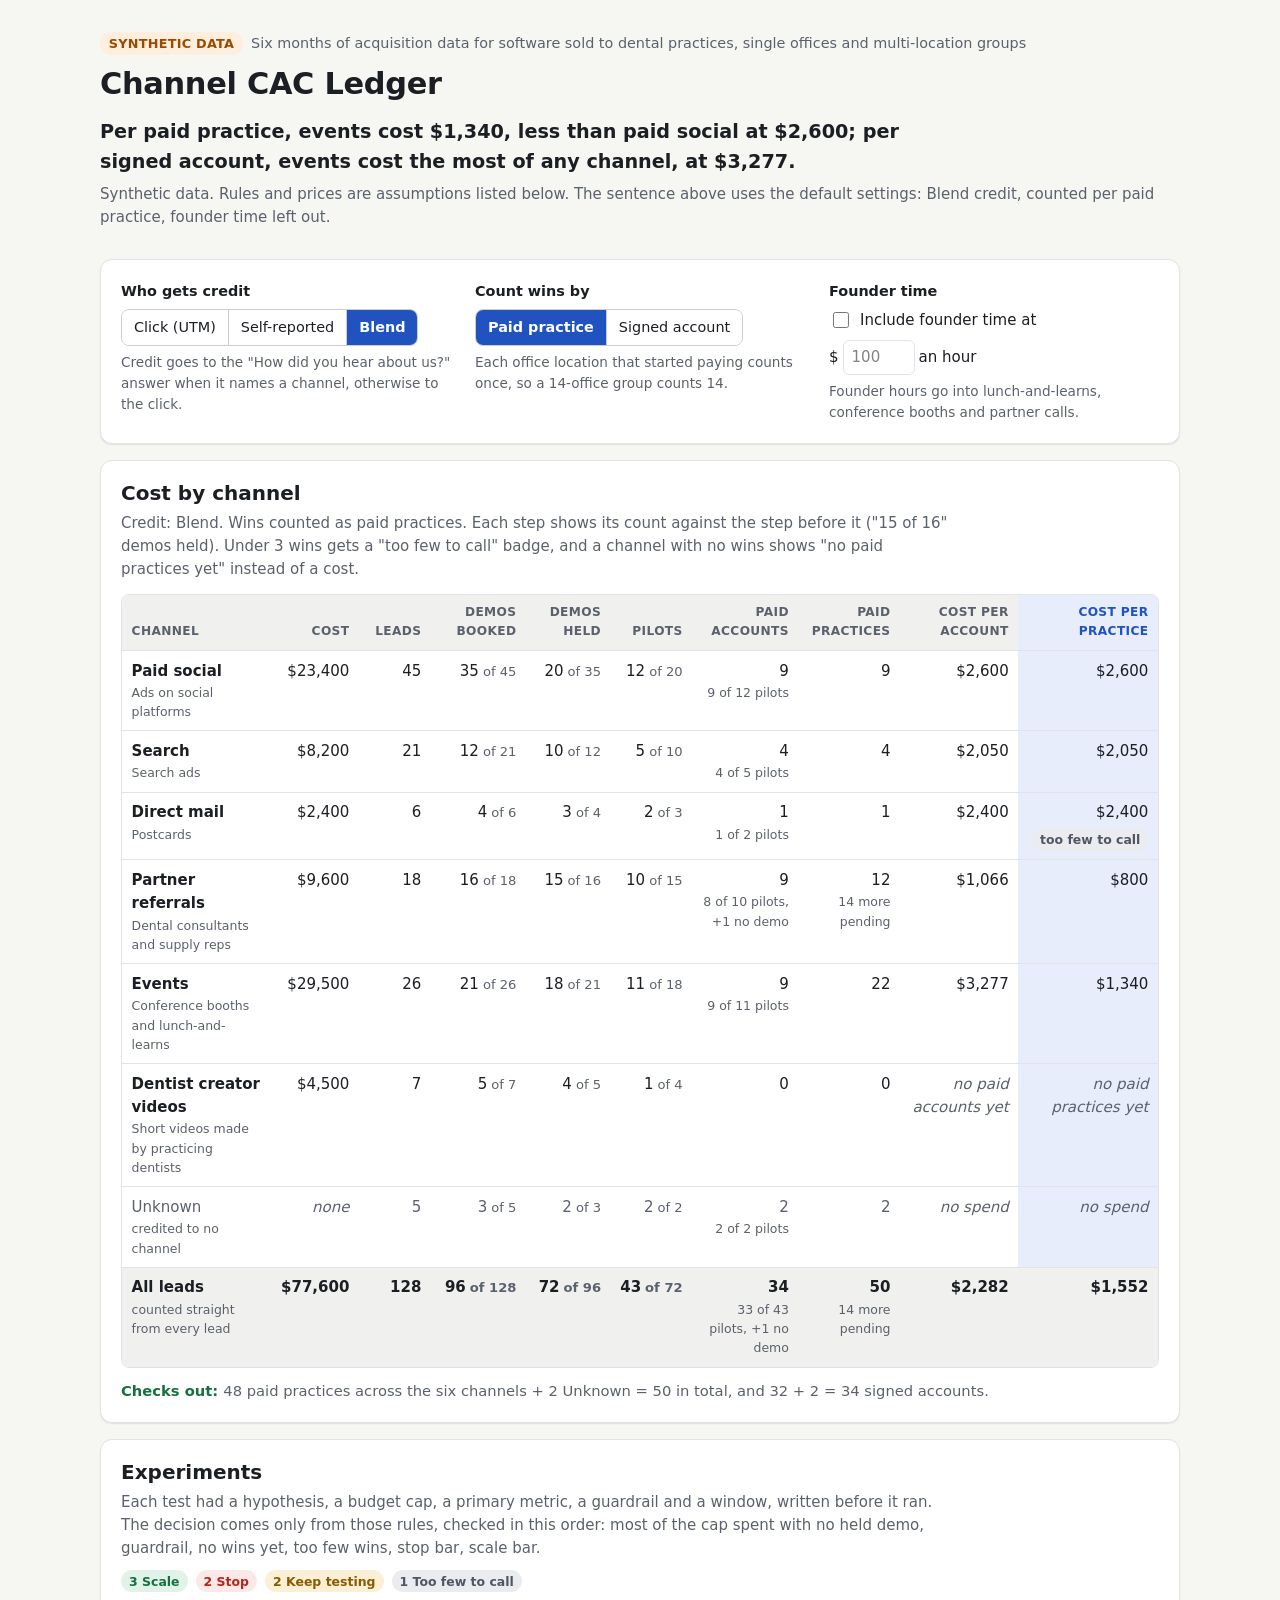
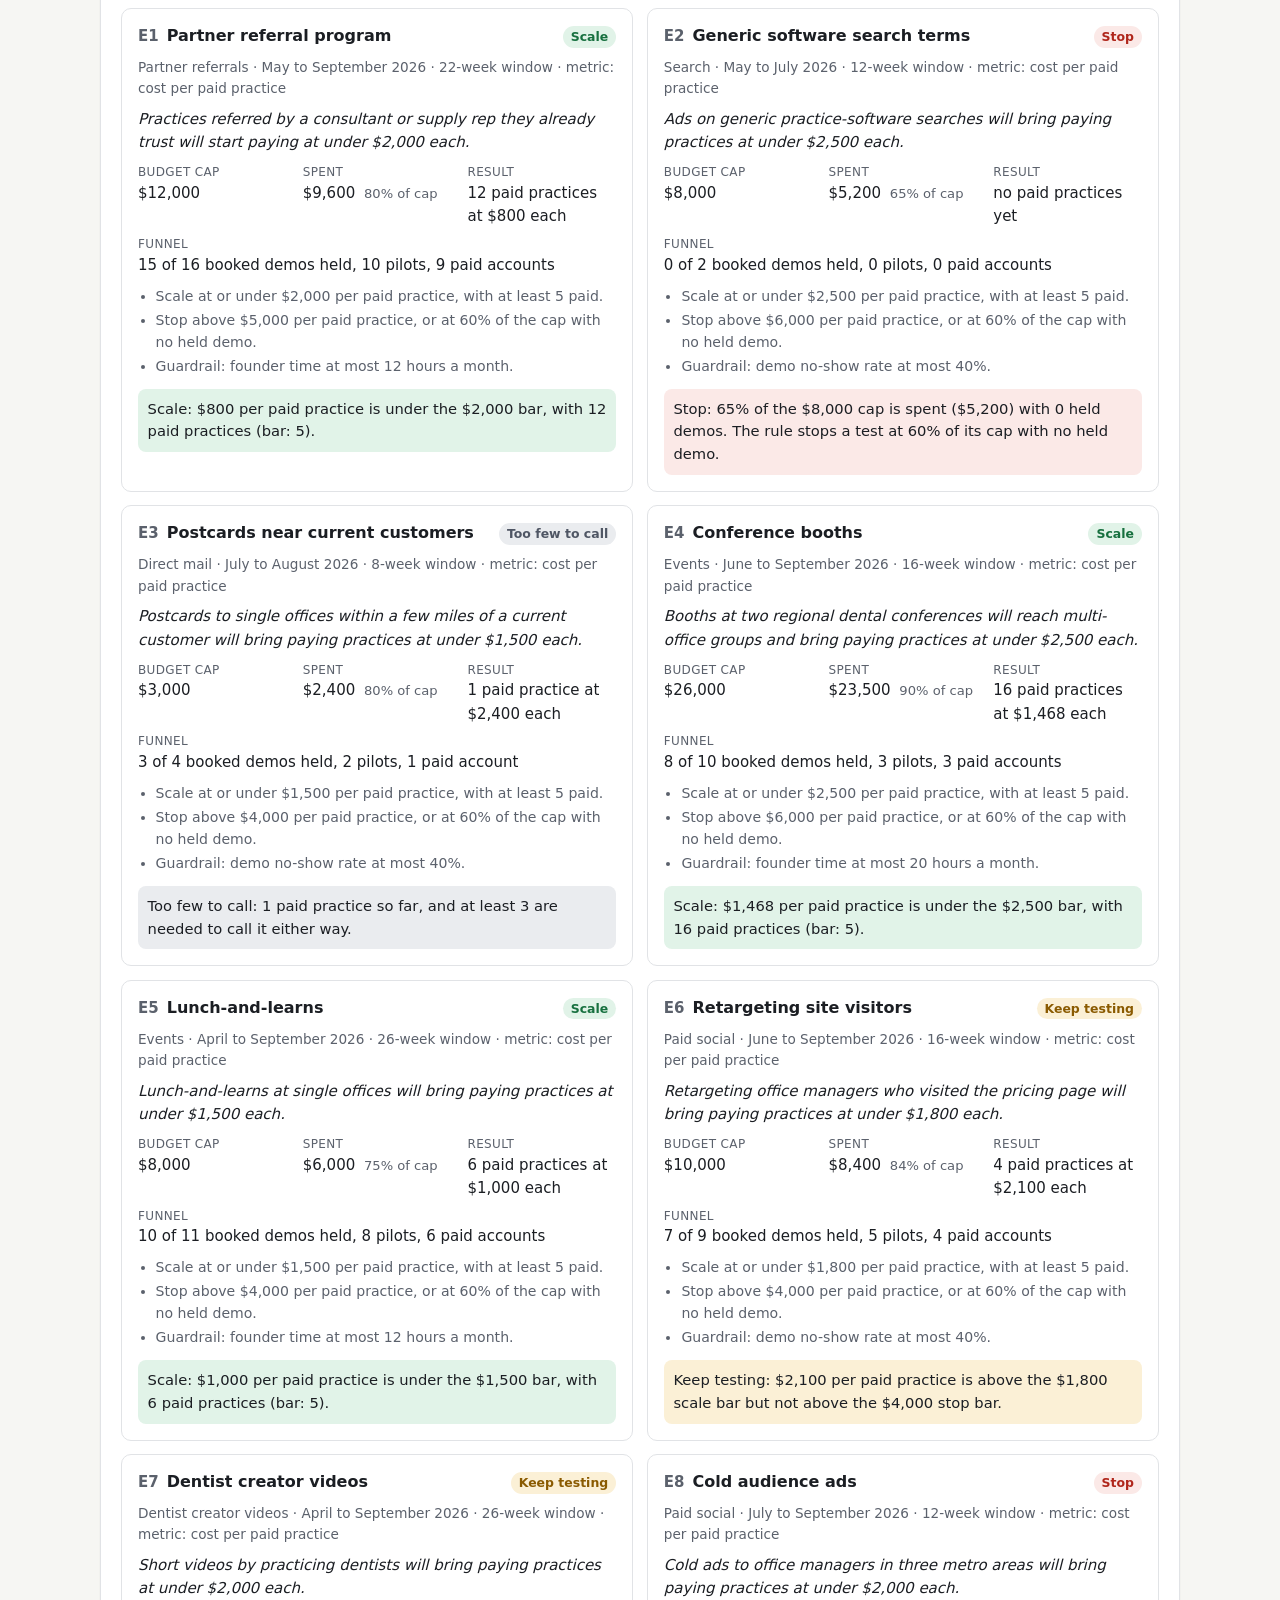
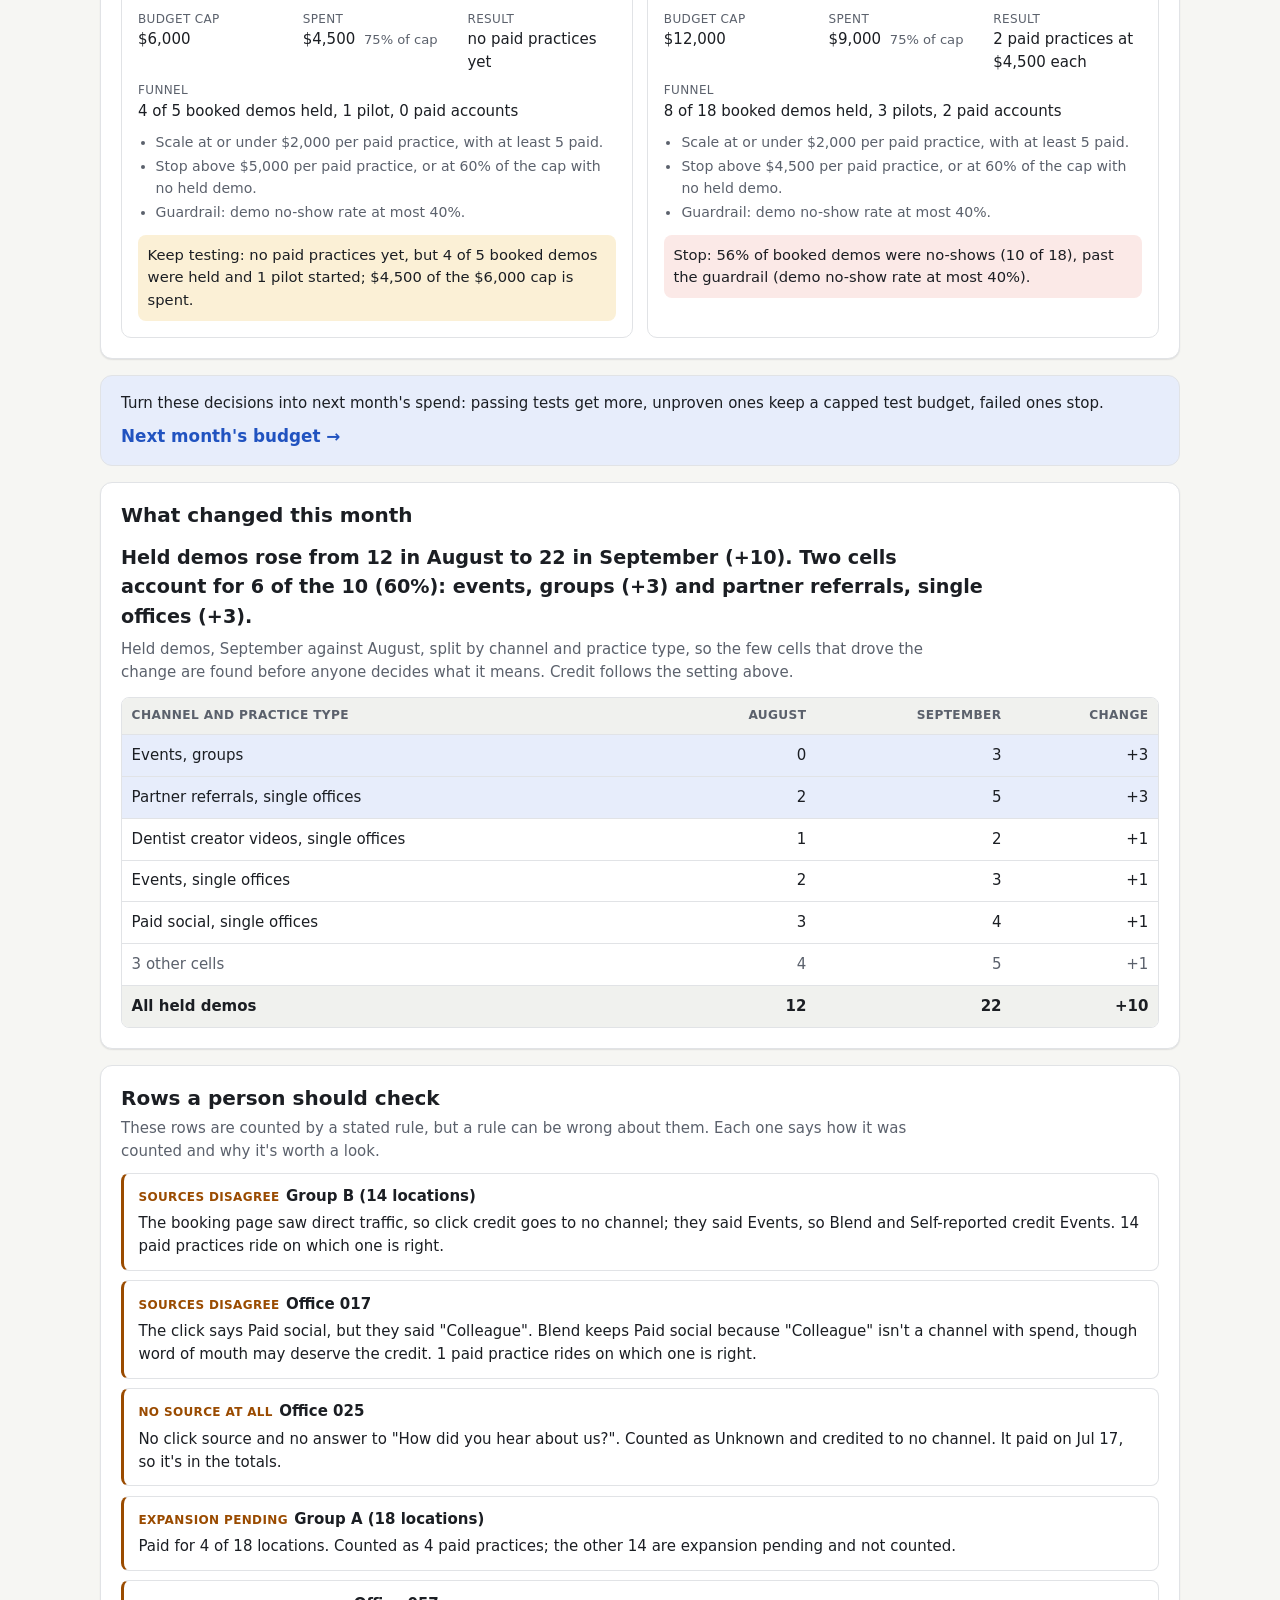
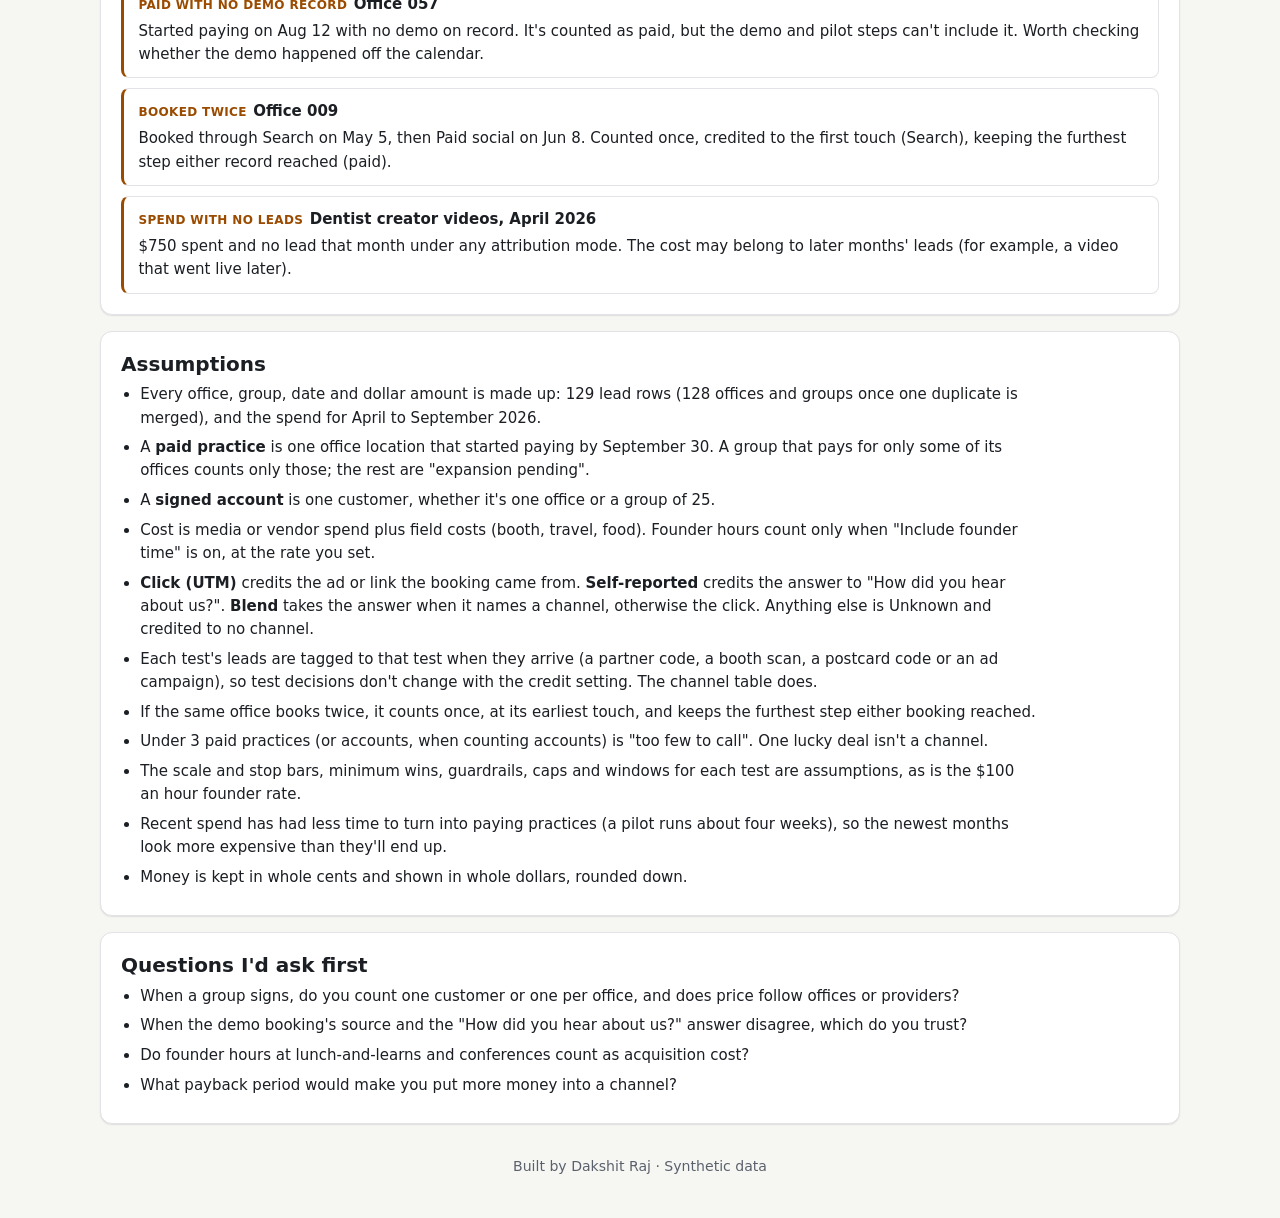
<file: index.html>
<!doctype html>
<html lang="en">
<head>
<meta charset="utf-8">
<meta name="viewport" content="width=device-width, initial-scale=1, viewport-fit=cover">
<meta name="color-scheme" content="light dark">
<meta name="description" content="Cost per paid practice and per signed account by channel, experiment decisions from rules set in advance, and the rows a person should check. Synthetic data.">
<title>Channel CAC Ledger</title>
<link rel="stylesheet" href="styles.css">
</head>
<body>

<header class="top">
  <div class="wrap">
    <p class="eyebrow"><span class="pill">Synthetic data</span> Six months of acquisition data for software sold to dental practices, single offices and multi-location groups</p>
    <h1>Channel CAC Ledger</h1>
    <p class="result" id="result">Loading the ledger.</p>
    <p class="sub">Synthetic data. Rules and prices are assumptions listed below. The sentence above uses the default settings: Blend credit, counted per paid practice, founder time left out.</p>
  </div>
</header>

<main class="wrap">
  <div id="error" class="error-banner" hidden></div>

  <section class="controls" aria-label="Settings">
    <fieldset>
      <legend>Who gets credit</legend>
      <div class="segmented" id="mode">
        <label><input type="radio" name="mode" value="click"><span>Click (UTM)</span></label>
        <label><input type="radio" name="mode" value="self"><span>Self-reported</span></label>
        <label><input type="radio" name="mode" value="blend" checked><span>Blend</span></label>
      </div>
      <p class="hint" id="mode-hint"></p>
    </fieldset>
    <fieldset>
      <legend>Count wins by</legend>
      <div class="segmented" id="count-by">
        <label><input type="radio" name="countBy" value="practice" checked><span>Paid practice</span></label>
        <label><input type="radio" name="countBy" value="account"><span>Signed account</span></label>
      </div>
      <p class="hint" id="count-hint"></p>
    </fieldset>
    <fieldset>
      <legend>Founder time</legend>
      <div class="inline">
        <label class="inline"><input type="checkbox" id="founder"> Include founder time at</label>
        <span class="money-input">$<input type="text" id="founder-rate" value="100" inputmode="numeric" aria-label="Founder hourly rate in dollars" disabled><span>an hour</span></span>
      </div>
      <p class="field-error" id="rate-error" hidden>Enter a whole dollar amount from 0 to 2,000.</p>
      <p class="hint">Founder hours go into lunch-and-learns, conference booths and partner calls.</p>
    </fieldset>
  </section>

  <section id="channels" aria-labelledby="channels-h">
    <h2 id="channels-h">Cost by channel</h2>
    <p class="lede" id="channel-lede"></p>
    <div class="table-wrap"><table id="channel-table"></table></div>
    <p class="check" id="reconcile"></p>
  </section>

  <section id="experiments" aria-labelledby="experiments-h">
    <h2 id="experiments-h">Experiments</h2>
    <p class="lede">Each test had a hypothesis, a budget cap, a primary metric, a guardrail and a window, written before it ran. The decision comes only from those rules, checked in this order: most of the cap spent with no held demo, guardrail, no wins yet, too few wins, stop bar, scale bar.</p>
    <div class="tally" id="tally"></div>
    <div class="exp-grid" id="exp-grid"></div>
  </section>

  <a class="next-link" id="budget-link" href="budget.html">
    <span>Turn these decisions into next month's spend: passing tests get more, unproven ones keep a capped test budget, failed ones stop.</span>
    <strong>Next month's budget &rarr;</strong>
  </a>

  <section id="changed" aria-labelledby="changed-h">
    <h2 id="changed-h">What changed this month</h2>
    <p class="result" id="change-sentence"></p>
    <p class="lede">Held demos, September against August, split by channel and practice type, so the few cells that drove the change are found before anyone decides what it means. Credit follows the setting above.</p>
    <div class="table-wrap"><table id="change-table"></table></div>
  </section>

  <section id="exceptions" aria-labelledby="exceptions-h">
    <h2 id="exceptions-h">Rows a person should check</h2>
    <p class="lede">These rows are counted by a stated rule, but a rule can be wrong about them. Each one says how it was counted and why it's worth a look.</p>
    <ul class="exceptions" id="exception-list"></ul>
  </section>

  <section id="assumptions" aria-labelledby="assumptions-h">
    <h2 id="assumptions-h">Assumptions</h2>
    <ul class="plain-list">
      <li>Every office, group, date and dollar amount is made up: <span id="n-rows">the lead rows</span>, and the spend for April to September 2026.</li>
      <li>A <strong>paid practice</strong> is one office location that started paying by September 30. A group that pays for only some of its offices counts only those; the rest are "expansion pending".</li>
      <li>A <strong>signed account</strong> is one customer, whether it's one office or a group of 25.</li>
      <li>Cost is media or vendor spend plus field costs (booth, travel, food). Founder hours count only when "Include founder time" is on, at the rate you set.</li>
      <li><strong>Click (UTM)</strong> credits the ad or link the booking came from. <strong>Self-reported</strong> credits the answer to "How did you hear about us?". <strong>Blend</strong> takes the answer when it names a channel, otherwise the click. Anything else is Unknown and credited to no channel.</li>
      <li>Each test's leads are tagged to that test when they arrive (a partner code, a booth scan, a postcard code or an ad campaign), so test decisions don't change with the credit setting. The channel table does.</li>
      <li>If the same office books twice, it counts once, at its earliest touch, and keeps the furthest step either booking reached.</li>
      <li>Under 3 paid practices (or accounts, when counting accounts) is "too few to call". One lucky deal isn't a channel.</li>
      <li>The scale and stop bars, minimum wins, guardrails, caps and windows for each test are assumptions, as is the $100 an hour founder rate.</li>
      <li>Recent spend has had less time to turn into paying practices (a pilot runs about four weeks), so the newest months look more expensive than they'll end up.</li>
      <li>Money is kept in whole cents and shown in whole dollars, rounded down.</li>
    </ul>
  </section>

  <section id="questions" aria-labelledby="questions-h">
    <h2 id="questions-h">Questions I'd ask first</h2>
    <ul class="plain-list">
      <li>When a group signs, do you count one customer or one per office, and does price follow offices or providers?</li>
      <li>When the demo booking's source and the "How did you hear about us?" answer disagree, which do you trust?</li>
      <li>Do founder hours at lunch-and-learns and conferences count as acquisition cost?</li>
      <li>What payback period would make you put more money into a channel?</li>
    </ul>
  </section>
</main>

<footer>Built by Dakshit Raj &middot; Synthetic data</footer>

<script src="data.js"></script>
<script src="ledger.mjs"></script>
<script src="app.js"></script>
</body>
</html>
</file>
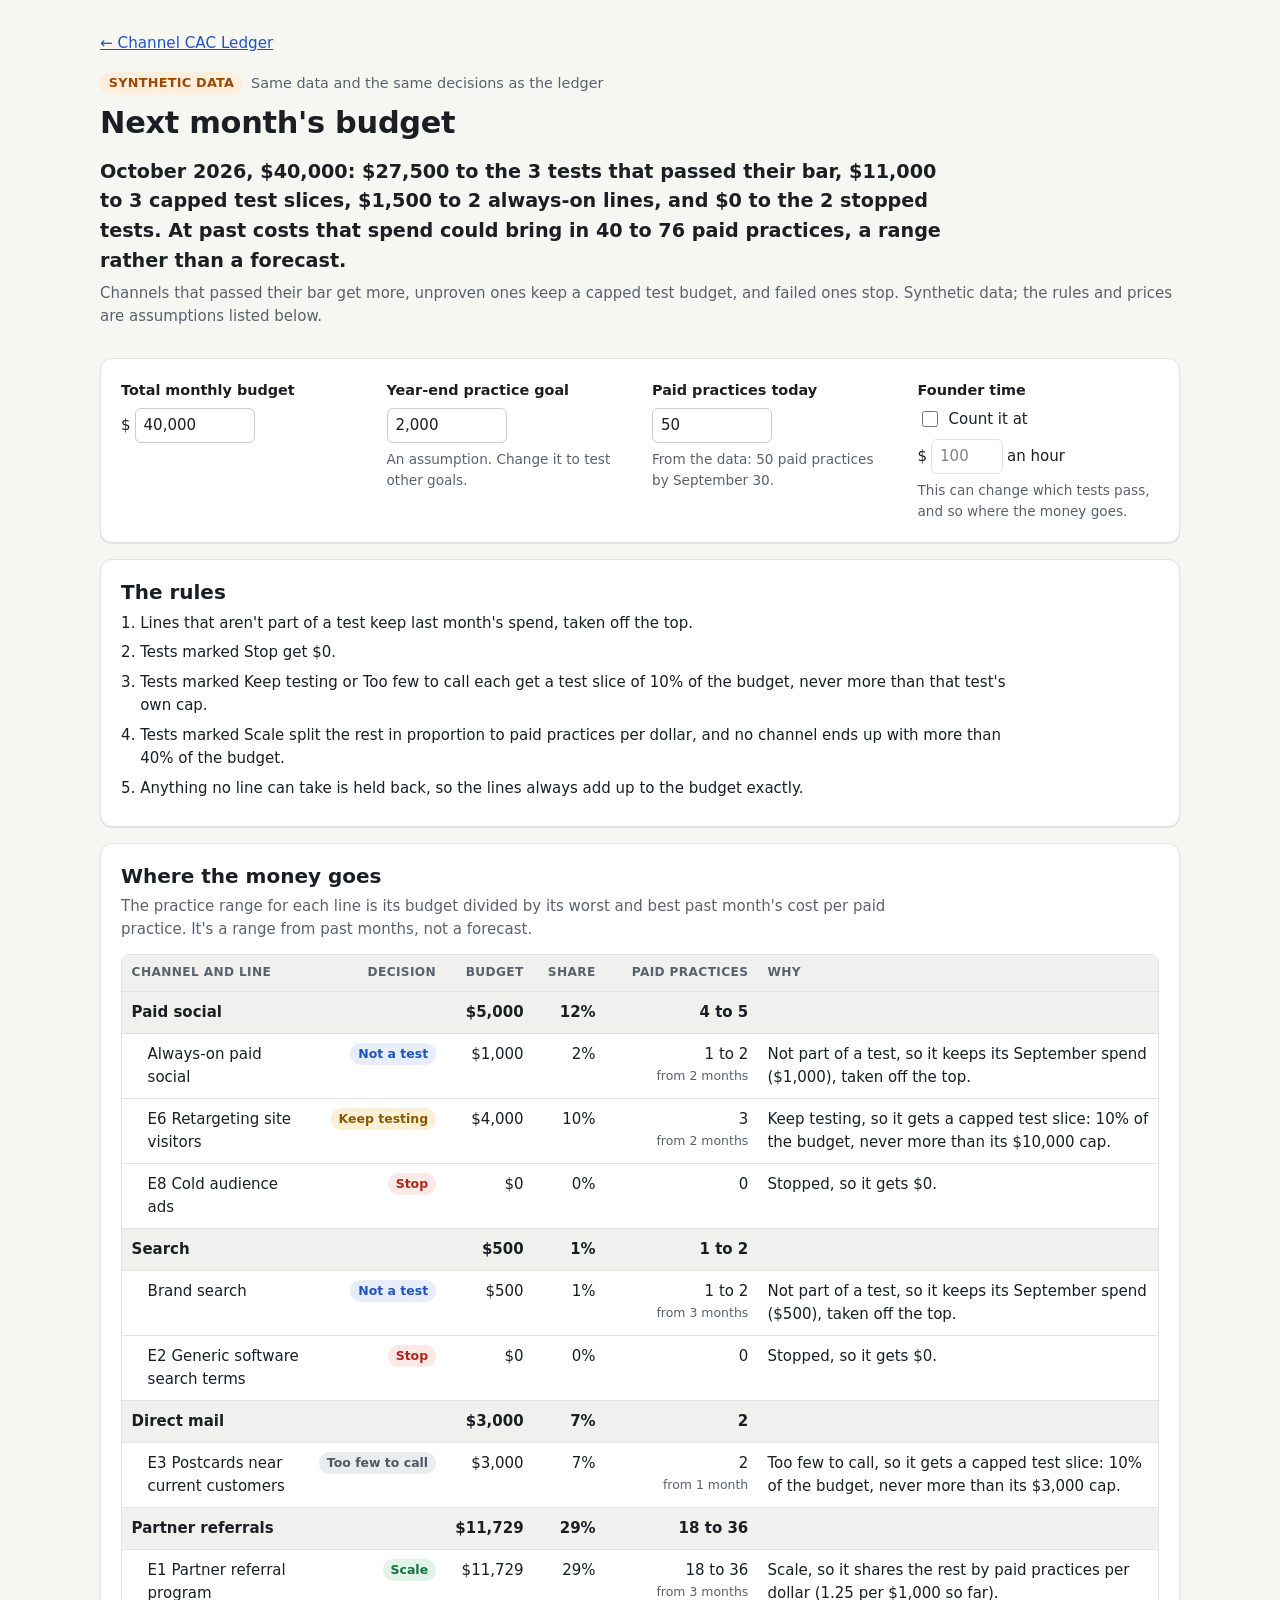
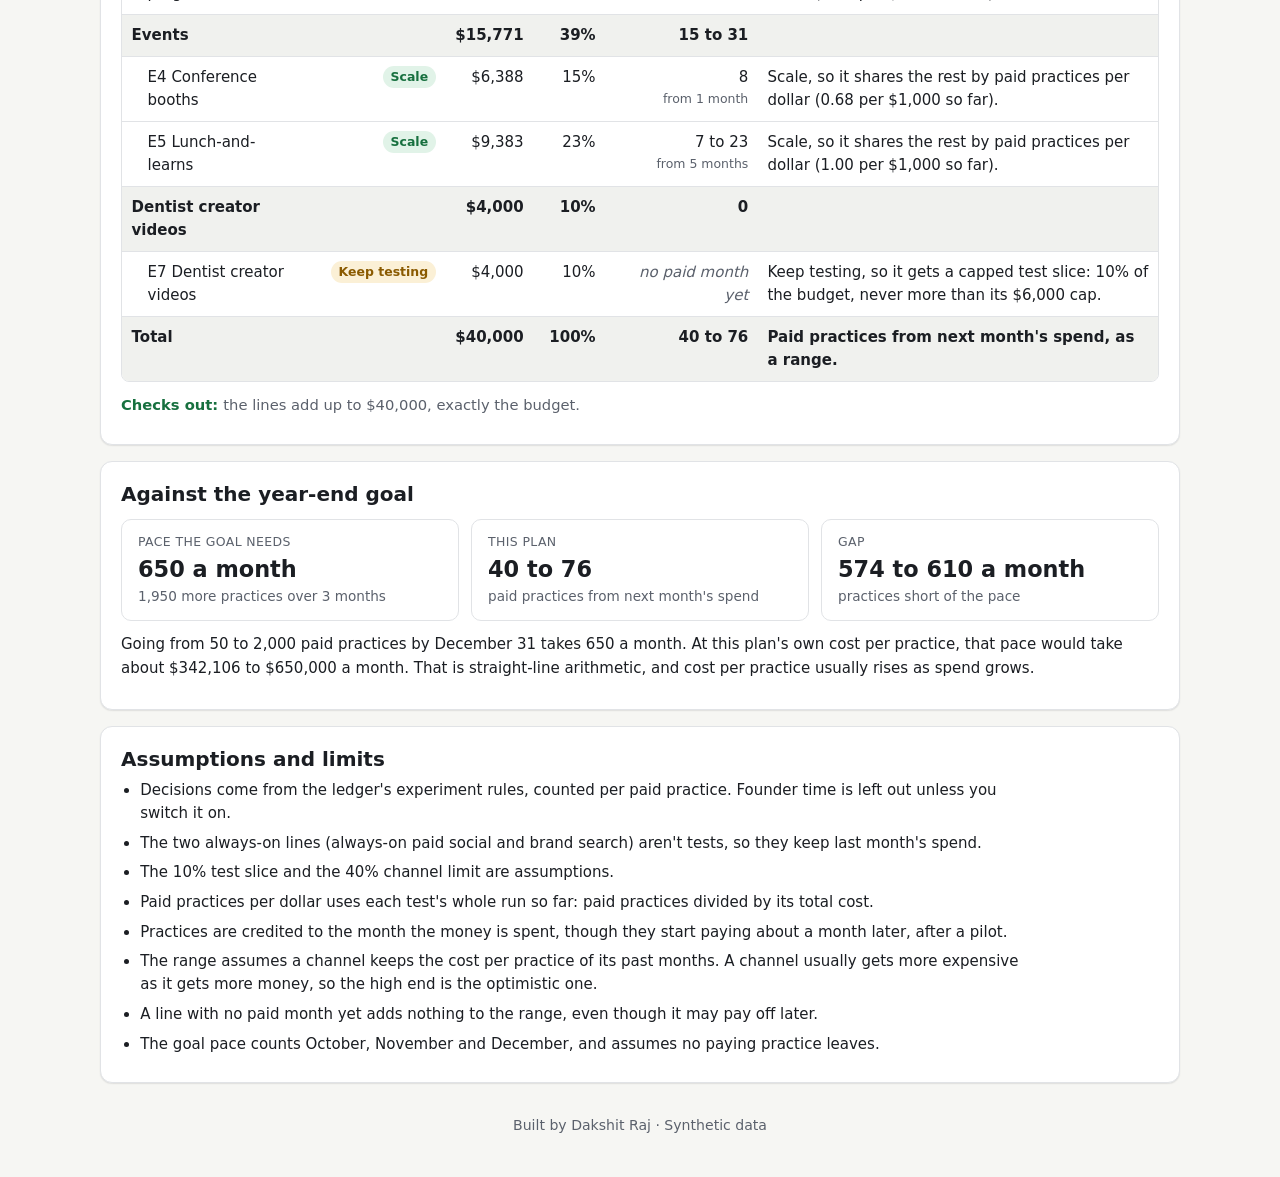
<file: budget.html>
<!doctype html>
<html lang="en">
<head>
<meta charset="utf-8">
<meta name="viewport" content="width=device-width, initial-scale=1, viewport-fit=cover">
<meta name="color-scheme" content="light dark">
<meta name="description" content="Next month's acquisition budget, split by the experiment decisions in the Channel CAC Ledger. Synthetic data.">
<title>Next Month's Budget | Channel CAC Ledger</title>
<link rel="stylesheet" href="styles.css">
</head>
<body>

<header class="top">
  <div class="wrap">
    <a class="back" href="index.html">&larr; Channel CAC Ledger</a>
    <p class="eyebrow"><span class="pill">Synthetic data</span> Same data and the same decisions as the ledger</p>
    <h1>Next month's budget</h1>
    <p class="result" id="summary">Loading the plan.</p>
    <p class="sub">Channels that passed their bar get more, unproven ones keep a capped test budget, and failed ones stop. Synthetic data; the rules and prices are assumptions listed below.</p>
  </div>
</header>

<main class="wrap">
  <div id="error" class="error-banner" hidden></div>

  <section class="controls" aria-label="Inputs">
    <div>
      <label class="field-label" for="budget">Total monthly budget</label>
      <div class="money-input">$<input type="text" id="budget" value="40,000" inputmode="numeric"></div>
      <p class="field-error" id="budget-error" hidden>Enter whole dollars from 0 to 10,000,000.</p>
    </div>
    <div>
      <label class="field-label" for="goal">Year-end practice goal</label>
      <input type="text" id="goal" value="2,000" inputmode="numeric">
      <p class="hint">An assumption. Change it to test other goals.</p>
      <p class="field-error" id="goal-error" hidden>Enter a whole number from 0 to 1,000,000.</p>
    </div>
    <div>
      <label class="field-label" for="current">Paid practices today</label>
      <input type="text" id="current" inputmode="numeric">
      <p class="hint" id="current-hint">From the data.</p>
      <p class="field-error" id="current-error" hidden>Enter a whole number from 0 to 1,000,000.</p>
    </div>
    <fieldset>
      <legend>Founder time</legend>
      <div class="inline">
        <label class="inline"><input type="checkbox" id="founder"> Count it at</label>
        <span class="money-input">$<input type="text" id="founder-rate" value="100" inputmode="numeric" aria-label="Founder hourly rate in dollars" disabled><span>an hour</span></span>
      </div>
      <p class="field-error" id="rate-error" hidden>Enter a whole dollar amount from 0 to 2,000.</p>
      <p class="hint">This can change which tests pass, and so where the money goes.</p>
    </fieldset>
  </section>

  <section aria-labelledby="rules-h">
    <h2 id="rules-h">The rules</h2>
    <ol class="plain-list" id="rules"></ol>
  </section>

  <section aria-labelledby="alloc-h">
    <h2 id="alloc-h">Where the money goes</h2>
    <p class="lede">The practice range for each line is its budget divided by its worst and best past month's cost per paid practice. It's a range from past months, not a forecast.</p>
    <div class="table-wrap"><table id="alloc-table"></table></div>
    <p class="check" id="sum-check"></p>
    <ul class="plain-list note" id="notes"></ul>
  </section>

  <section aria-labelledby="goal-h">
    <h2 id="goal-h">Against the year-end goal</h2>
    <div class="stats" id="goal-stats"></div>
    <p id="goal-text"></p>
  </section>

  <section aria-labelledby="b-assumptions-h">
    <h2 id="b-assumptions-h">Assumptions and limits</h2>
    <ul class="plain-list">
      <li>Decisions come from the ledger's experiment rules, counted per paid practice. Founder time is left out unless you switch it on.</li>
      <li>The two always-on lines (always-on paid social and brand search) aren't tests, so they keep last month's spend.</li>
      <li>The 10% test slice and the 40% channel limit are assumptions.</li>
      <li>Paid practices per dollar uses each test's whole run so far: paid practices divided by its total cost.</li>
      <li>Practices are credited to the month the money is spent, though they start paying about a month later, after a pilot.</li>
      <li>The range assumes a channel keeps the cost per practice of its past months. A channel usually gets more expensive as it gets more money, so the high end is the optimistic one.</li>
      <li>A line with no paid month yet adds nothing to the range, even though it may pay off later.</li>
      <li>The goal pace counts October, November and December, and assumes no paying practice leaves.</li>
    </ul>
  </section>
</main>

<footer>Built by Dakshit Raj &middot; Synthetic data</footer>

<script src="data.js"></script>
<script src="ledger.mjs"></script>
<script src="budget.js"></script>
</body>
</html>
</file>
<file: styles.css>
/* Channel CAC Ledger: shared styles for index.html and budget.html. */

:root {
  --bg: #f6f6f3;
  --surface: #ffffff;
  --surface-2: #f0f1ee;
  --fg: #1b1e23;
  --muted: #5b616c;
  --line: #e1e3e6;
  --line-strong: #c9ccd2;
  --accent: #2153c0;
  --accent-soft: #e7edfb;
  --scale: #17703f;
  --scale-soft: #e1f3e8;
  --stop: #b0261b;
  --stop-soft: #fbe9e7;
  --keep: #8a5a00;
  --keep-soft: #fbf0d6;
  --few: #4f5664;
  --few-soft: #eaecef;
  --warn: #9a4b00;
  --warn-soft: #fdeedd;
  --shadow: 0 1px 2px rgba(20, 24, 31, 0.06), 0 1px 1px rgba(20, 24, 31, 0.04);
}

@media (prefers-color-scheme: dark) {
  :root:not([data-theme="light"]) {
    --bg: #111317;
    --surface: #191c22;
    --surface-2: #20242b;
    --fg: #e7e9ec;
    --muted: #a1a7b2;
    --line: #2b2f37;
    --line-strong: #3b404a;
    --accent: #86a8ff;
    --accent-soft: #1d2a47;
    --scale: #6fd49a;
    --scale-soft: #16301f;
    --stop: #ff9a8f;
    --stop-soft: #3b1b19;
    --keep: #f0c46a;
    --keep-soft: #33290f;
    --few: #b9bfc9;
    --few-soft: #272b32;
    --warn: #f3b26b;
    --warn-soft: #34240f;
    --shadow: none;
    color-scheme: dark;
  }
}

:root[data-theme="dark"] {
  --bg: #111317;
  --surface: #191c22;
  --surface-2: #20242b;
  --fg: #e7e9ec;
  --muted: #a1a7b2;
  --line: #2b2f37;
  --line-strong: #3b404a;
  --accent: #86a8ff;
  --accent-soft: #1d2a47;
  --scale: #6fd49a;
  --scale-soft: #16301f;
  --stop: #ff9a8f;
  --stop-soft: #3b1b19;
  --keep: #f0c46a;
  --keep-soft: #33290f;
  --few: #b9bfc9;
  --few-soft: #272b32;
  --warn: #f3b26b;
  --warn-soft: #34240f;
  --shadow: none;
  color-scheme: dark;
}

* { box-sizing: border-box; }
[hidden] { display: none !important; }

body {
  margin: 0;
  background: var(--bg);
  color: var(--fg);
  font-family: system-ui, -apple-system, "Segoe UI", Roboto, "Helvetica Neue", Arial, sans-serif;
  font-size: 15px;
  line-height: 1.55;
  padding-inline: 16px;
  padding-block: 0;
}

.wrap {
  max-width: 1080px;
  margin: 0 auto;
}

a { color: var(--accent); }
a:focus-visible, button:focus-visible, input:focus-visible { outline: 2px solid var(--accent); outline-offset: 2px; }

h1, h2, h3 { line-height: 1.25; margin: 0; }
h1 { font-size: 1.9rem; letter-spacing: -0.01em; }
h2 { font-size: 1.25rem; margin-bottom: 0.35rem; }
h3 { font-size: 1rem; }
p { margin: 0 0 0.6rem; }

/* ------------------------------------------------------------ header */

.top { padding-block: 2rem 1.25rem; }
.eyebrow {
  display: flex;
  flex-wrap: wrap;
  align-items: center;
  gap: 0.5rem;
  color: var(--muted);
  font-size: 0.9rem;
  margin-bottom: 0.6rem;
}
.pill {
  display: inline-block;
  padding: 0.1rem 0.55rem;
  border-radius: 999px;
  background: var(--warn-soft);
  color: var(--warn);
  font-weight: 600;
  font-size: 0.8rem;
  letter-spacing: 0.02em;
  text-transform: uppercase;
}
.result {
  font-size: 1.2rem;
  font-weight: 600;
  margin: 0.9rem 0 0.4rem;
  max-width: 54rem;
}
.sub { color: var(--muted); }
.back { display: inline-block; margin-bottom: 1rem; font-size: 0.95rem; }

/* ------------------------------------------------------------ sections */

section {
  background: var(--surface);
  border: 1px solid var(--line);
  border-radius: 12px;
  box-shadow: var(--shadow);
  padding: 1.25rem;
  margin-bottom: 1rem;
  min-width: 0;
}
.lede { color: var(--muted); max-width: 52rem; }
.check { font-size: 0.92rem; color: var(--muted); margin: 0.75rem 0 0; }
.check.ok::before { content: "Checks out: "; color: var(--scale); font-weight: 600; }
.check.bad { color: var(--stop); font-weight: 600; }
.note { font-size: 0.92rem; color: var(--muted); }
.error-banner {
  background: var(--stop-soft);
  color: var(--stop);
  border-radius: 8px;
  padding: 0.75rem 1rem;
  margin-bottom: 1rem;
}

/* ------------------------------------------------------------ controls */

.controls {
  display: grid;
  grid-template-columns: repeat(auto-fit, minmax(15rem, 1fr));
  gap: 1rem 1.5rem;
  align-items: start;
}
.controls fieldset { border: 0; margin: 0; padding: 0; min-width: 0; }
.controls legend, .field-label {
  font-weight: 600;
  font-size: 0.9rem;
  margin-bottom: 0.4rem;
  padding: 0;
}
.controls .hint { font-size: 0.85rem; color: var(--muted); margin: 0.4rem 0 0; }

.segmented {
  display: inline-flex;
  flex-wrap: wrap;
  border: 1px solid var(--line-strong);
  border-radius: 8px;
  overflow: hidden;
  max-width: 100%;
}
.segmented label { position: relative; }
.segmented input {
  position: absolute;
  opacity: 0;
  width: 1px;
  height: 1px;
}
.segmented span {
  display: block;
  padding: 0.4rem 0.75rem;
  font-size: 0.9rem;
  cursor: pointer;
  border-right: 1px solid var(--line-strong);
  background: var(--surface);
  white-space: nowrap;
}
.segmented label:last-child span { border-right: 0; }
.segmented input:checked + span { background: var(--accent); color: var(--surface); font-weight: 600; }
.segmented input:focus-visible + span { outline: 2px solid var(--accent); outline-offset: -3px; }

.inline { display: flex; flex-wrap: wrap; align-items: center; gap: 0.5rem; }
.money-input { display: inline-flex; align-items: center; gap: 0.25rem; white-space: nowrap; }
input[type="text"], input[type="number"] {
  font: inherit;
  color: var(--fg);
  background: var(--surface);
  border: 1px solid var(--line-strong);
  border-radius: 6px;
  padding: 0.3rem 0.5rem;
  width: 7.5rem;
  max-width: 100%;
}
input[type="text"]:disabled { opacity: 0.55; }
input[aria-invalid="true"] { border-color: var(--stop); }
.field-error { color: var(--stop); font-size: 0.85rem; margin: 0.3rem 0 0; }
input[type="checkbox"] { width: 1rem; height: 1rem; accent-color: var(--accent); }

/* ------------------------------------------------------------ tables */

.table-wrap {
  overflow-x: auto;
  -webkit-overflow-scrolling: touch;
  border: 1px solid var(--line);
  border-radius: 8px;
  margin-top: 0.75rem;
}
table { border-collapse: collapse; width: 100%; font-variant-numeric: tabular-nums; }
th, td {
  text-align: right;
  padding: 0.55rem 0.6rem;
  border-bottom: 1px solid var(--line);
  vertical-align: top;
  white-space: nowrap;
}
th:first-child, td:first-child { text-align: left; }
thead th {
  white-space: normal;
  vertical-align: bottom;
  min-width: 4.5rem;
  background: var(--surface-2);
  font-size: 0.76rem;
  font-weight: 600;
  color: var(--muted);
  text-transform: uppercase;
  letter-spacing: 0.03em;
}
tbody th { text-align: left; font-weight: 600; }
tbody tr:last-child td, tbody tr:last-child th { border-bottom: 0; }
tr.unknown td, tr.unknown th { color: var(--muted); font-weight: 500; }
tr.total th { background: var(--surface-2); border-top: 1px solid var(--line-strong); }
tr.total td { font-weight: 600; background: var(--surface-2); border-top: 1px solid var(--line-strong); }
tr.group-row td { background: var(--surface-2); font-weight: 600; }
tr.top-cell td { background: var(--accent-soft); }
td.wrap-cell { white-space: normal; text-align: left; min-width: 16rem; max-width: 26rem; }
.cell-sub { display: block; font-size: 0.78rem; color: var(--muted); font-weight: 400; }
.of { color: var(--muted); font-size: 0.82rem; margin-left: 0.25rem; }
.focus { background: var(--accent-soft); }
thead th.focus { color: var(--accent); }
.none-yet { color: var(--muted); font-style: italic; white-space: normal; }
.indent { padding-left: 1.6rem; }

/* ------------------------------------------------------------ badges */

.badge {
  display: inline-block;
  padding: 0.08rem 0.5rem;
  border-radius: 999px;
  font-size: 0.78rem;
  font-weight: 600;
  white-space: nowrap;
  vertical-align: 0.05em;
}
.badge.scale { background: var(--scale-soft); color: var(--scale); }
.badge.stop { background: var(--stop-soft); color: var(--stop); }
.badge.keep { background: var(--keep-soft); color: var(--keep); }
.badge.few { background: var(--few-soft); color: var(--few); }
.badge.base { background: var(--accent-soft); color: var(--accent); }

/* ------------------------------------------------------------ experiments */

.tally { display: flex; flex-wrap: wrap; gap: 0.5rem; margin: 0.5rem 0 1rem; }
.exp-grid {
  display: grid;
  grid-template-columns: repeat(auto-fill, minmax(min(100%, 30rem), 1fr));
  gap: 0.85rem;
}
.exp {
  border: 1px solid var(--line);
  border-radius: 10px;
  padding: 1rem;
  min-width: 0;
  display: flex;
  flex-direction: column;
  gap: 0.55rem;
}
.exp-head { display: flex; align-items: baseline; gap: 0.5rem; flex-wrap: wrap; }
.exp-id { font-weight: 700; color: var(--muted); font-variant-numeric: tabular-nums; }
.exp-head h3 { flex: 1 1 12rem; min-width: 0; }
.exp-meta { font-size: 0.85rem; color: var(--muted); margin: 0; }
.hyp { margin: 0; font-style: italic; }
.facts {
  display: grid;
  grid-template-columns: repeat(auto-fit, minmax(9rem, 1fr));
  gap: 0.4rem 1rem;
  margin: 0;
}
.facts div { min-width: 0; }
.facts .wide { grid-column: 1 / -1; }
.facts dt { font-size: 0.75rem; text-transform: uppercase; letter-spacing: 0.03em; color: var(--muted); }
.facts dd { margin: 0; font-variant-numeric: tabular-nums; }
.rules { margin: 0; padding-left: 1.1rem; font-size: 0.88rem; color: var(--muted); }
.rules li { margin-bottom: 0.15rem; }
.reason {
  margin: 0;
  padding: 0.55rem 0.6rem;
  border-radius: 8px;
  background: var(--surface-2);
  font-size: 0.92rem;
}
.reason.scale { background: var(--scale-soft); }
.reason.stop { background: var(--stop-soft); }
.reason.keep { background: var(--keep-soft); }
.reason.few { background: var(--few-soft); }

/* ------------------------------------------------------------ lists */

.exceptions { list-style: none; margin: 0.5rem 0 0; padding: 0; display: grid; gap: 0.6rem; }
.exceptions li {
  border: 1px solid var(--line);
  border-left: 3px solid var(--warn);
  border-radius: 8px;
  padding: 0.7rem 0.9rem;
  min-width: 0;
}
.exceptions .chip {
  display: inline-block;
  font-size: 0.75rem;
  font-weight: 600;
  text-transform: uppercase;
  letter-spacing: 0.03em;
  color: var(--warn);
  margin-right: 0.4rem;
}
.exceptions p { margin: 0.25rem 0 0; }

.plain-list { margin: 0.4rem 0 0; padding-left: 1.2rem; }
.plain-list li { margin-bottom: 0.4rem; max-width: 56rem; }

.next-link {
  display: flex;
  flex-wrap: wrap;
  justify-content: space-between;
  align-items: center;
  gap: 0.5rem 1rem;
  text-decoration: none;
  color: var(--fg);
  background: var(--accent-soft);
  border: 1px solid var(--line);
  border-radius: 12px;
  padding: 1rem 1.25rem;
  margin-bottom: 1rem;
}
.next-link strong { color: var(--accent); font-size: 1.05rem; }

/* ------------------------------------------------------------ budget stats */

.stats {
  display: grid;
  grid-template-columns: repeat(auto-fit, minmax(12rem, 1fr));
  gap: 0.75rem;
  margin: 0.75rem 0;
}
.stat { border: 1px solid var(--line); border-radius: 10px; padding: 0.8rem 1rem; min-width: 0; }
.stat .label { font-size: 0.78rem; text-transform: uppercase; letter-spacing: 0.03em; color: var(--muted); }
.stat .value { font-size: 1.4rem; font-weight: 700; font-variant-numeric: tabular-nums; }
.stat .detail { font-size: 0.85rem; color: var(--muted); }

/* ------------------------------------------------------------ footer */

footer {
  color: var(--muted);
  font-size: 0.88rem;
  padding-block: 1rem 2.5rem;
  text-align: center;
}

@media (max-width: 520px) {
  h1 { font-size: 1.55rem; }
  .result { font-size: 1.08rem; }
  section { padding: 1rem; }
  .top { padding-block: 1.25rem 1rem; }
}
th.left { text-align: left; }
#founder-rate { width: 4.5rem; }
thead th:first-child { min-width: 9rem; }

/* Channel table: let labels wrap so every column fits at desktop width. */
#channel-table tbody th { white-space: normal; min-width: 9rem; max-width: 12.5rem; }
#channel-table .cell-sub { white-space: normal; }
#channel-table td.cost-col { min-width: 7rem; white-space: normal; }
.badge.stack { display: block; width: max-content; margin: 0.25rem 0 0 auto; }
tr.group-row th { background: var(--surface-2); text-align: left; }
.field-label { display: block; }
#alloc-table td.indent, #alloc-table tbody th { white-space: normal; min-width: 8rem; max-width: 12rem; }
</file>
